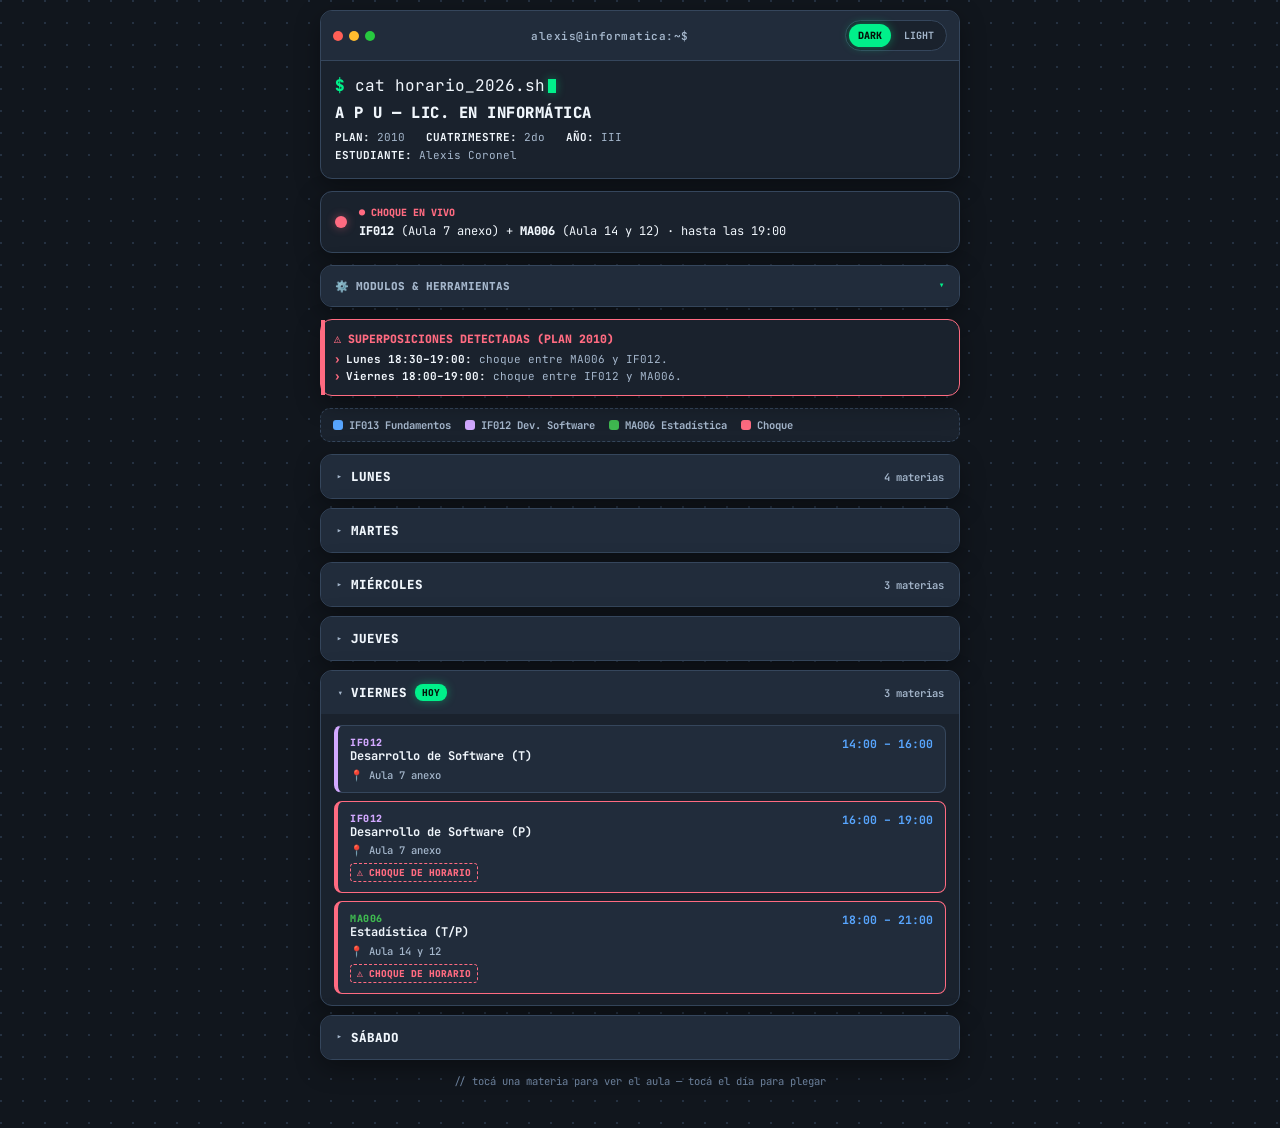
<file: index.html>
<!DOCTYPE html>
<html lang="es" data-theme="dark">
<head>
  <meta charset="UTF-8">
  <meta name="viewport" content="width=device-width, initial-scale=1.0, maximum-scale=1.0, viewport-fit=cover">
  <title>~/horario_apu.sh</title>

  <link rel="manifest" href="manifest.json">
  <link rel="icon" href="icon-192.png">
  <link rel="apple-touch-icon" href="icon-180.png">
  <meta name="theme-color" content="#11161d">
  <meta name="apple-mobile-web-app-capable" content="yes">
  <meta name="apple-mobile-web-app-status-bar-style" content="black-translucent">
  <meta name="apple-mobile-web-app-title" content="Horario APU">

  <link rel="stylesheet" href="css/style.css">
  <script src="js/shared.js" defer></script>
  <script src="js/app.js" defer></script>
</head>
<body>

  <div class="wrap">
    <!-- Terminal Header -->
    <header class="term">
      <div class="term-bar">
        <div class="term-dots"><span class="dot r"></span><span class="dot y"></span><span class="dot g"></span></div>
        <div class="term-title">alexis@informatica:~$</div>
        <div class="toggle" id="themeToggle">
          <button id="btnDark" class="active" data-mode="dark">DARK</button>
          <button id="btnLight" data-mode="light">LIGHT</button>
        </div>
      </div>
      <div class="term-body">
        <div><span class="prompt">$</span> cat horario_2026.sh<span class="cursor"></span></div>
        <h1>A P U — LIC. EN INFORMÁTICA</h1>
        <div class="meta">
          <div><b>PLAN:</b> 2010 &nbsp; <b>CUATRIMESTRE:</b> 2do &nbsp; <b>AÑO:</b> III</div>
          <div><b>ESTUDIANTE:</b> Alexis Coronel</div>
        </div>
      </div>
    </header>

    <!-- Widget Estado en Vivo (Lo primero al entrar) -->
    <section class="live-card" id="liveCard">
      <div class="live-dot" id="liveDot"></div>
      <div class="live-text" id="liveContent">Calculando runtime...</div>
    </section>

    <!-- Herramientas y Módulos Plegables -->
    <details class="tools-drawer">
      <summary class="tools-summary">
        <span>⚙️ MODULOS & HERRAMIENTAS</span>
        <span class="tools-chev">▾</span>
      </summary>

      <div class="tools-content">
        <div class="menu-grid">
          <a href="parciales.html" class="menu-card menu-parciales">
            <div class="menu-icon">📝</div>
            <div class="menu-info">
              <span class="menu-name">parciales.log</span>
              <span class="menu-desc">Parciales, notas y recuperatorios</span>
            </div>
            <span class="menu-arrow">→</span>
          </a>

          <a href="recursos.html" class="menu-card menu-recursos">
            <div class="menu-icon">📚</div>
            <div class="menu-info">
              <span class="menu-name">bookmarks.json</span>
              <span class="menu-desc">Plan de estudio, campus y webs útiles</span>
            </div>
            <span class="menu-arrow">→</span>
          </a>
        </div>

        <!-- Respaldo JSON -->
        <div class="backup-box">
          <div class="backup-info">
            <span class="backup-title">💾 Backup & Restore</span>
            <span class="backup-desc">Exportá o cargá tu archivo .json</span>
          </div>
          <div class="backup-actions">
            <button class="btn-backup" id="btnExportBackup" type="button">📥 Export</button>
            <input type="file" id="backupFileInput" accept=".json" style="display:none">
            <button class="btn-backup" id="btnImportBackup" type="button">📤 Import</button>
          </div>
        </div>
      </div>
    </details>

    <!-- Alerta de choques: generada automáticamente por app.js a partir de los horarios -->
    <section class="alert" id="alertBox"></section>

    <!-- Leyenda -->
    <div class="legend">
      <span><i class="sw" style="background:var(--cyan)"></i> IF013 Fundamentos</span>
      <span><i class="sw" style="background:var(--purple)"></i> IF012 Dev. Software</span>
      <span><i class="sw" style="background:var(--green)"></i> MA006 Estadística</span>
      <span><i class="sw" style="background:var(--danger)"></i> Choque</span>
    </div>

    <!-- Cursada Principal -->
    <main id="days"></main>

    <footer class="tip">// tocá una materia para ver el aula — tocá el día para plegar</footer>
  </div>

  <!-- Modal Detalle -->
  <div class="modal-bg" id="modalBg">
    <div class="modal">
      <div class="modal-bar">
        <span>detalle.log</span>
        <span id="modalClose2" style="cursor:pointer;">[ESC]</span>
      </div>
      <div class="modal-body">
        <div class="modal-title" id="mTitle"></div>
        <div class="modal-line"><b>Horario:</b> <span id="mTime"></span></div>
        <div class="modal-line"><b>Aula:</b> <span id="mRoom"></span></div>
        <div class="modal-desc" id="mDesc"></div>
        <button class="modal-close" id="modalClose">ENTENDIDO</button>
      </div>
    </div>
  </div>

</body>
</html>
</file>
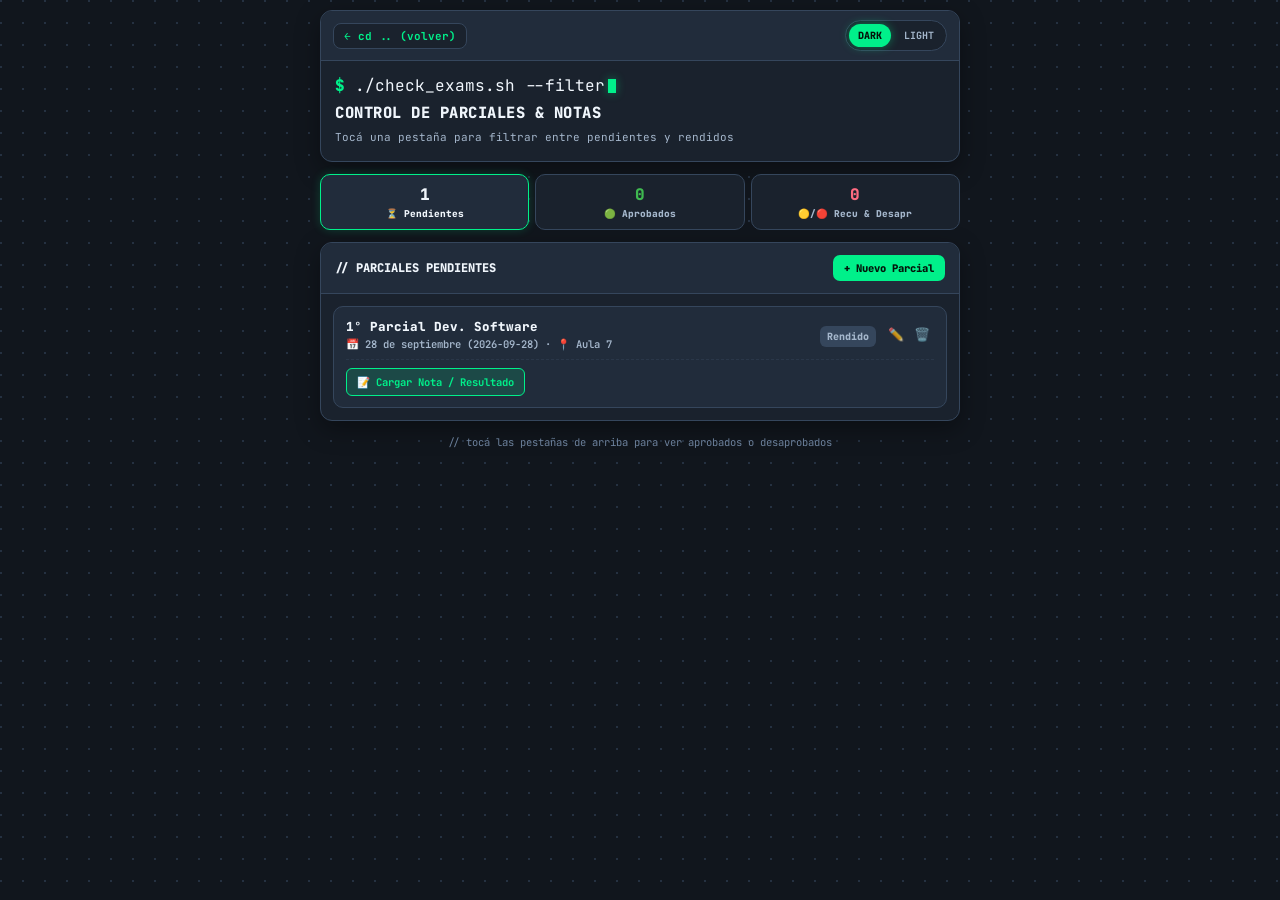
<file: parciales.html>
<!DOCTYPE html>
<html lang="es" data-theme="dark">
<head>
  <meta charset="UTF-8">
  <meta name="viewport" content="width=device-width, initial-scale=1.0, maximum-scale=1.0, viewport-fit=cover">
  <title>parciales.log · Informática</title>

  <link rel="manifest" href="manifest.json">
  <link rel="icon" href="icons/icon-192.png">
  <link rel="apple-touch-icon" href="icons/icon-180.png">
  <meta name="theme-color" content="#11161d">
  <meta name="apple-mobile-web-app-capable" content="yes">
  <meta name="apple-mobile-web-app-status-bar-style" content="black-translucent">
  <meta name="apple-mobile-web-app-title" content="Horario APU">

  <link rel="stylesheet" href="css/style.css">
  <script src="js/shared.js" defer></script>
  <script src="js/parciales.js" defer></script>
</head>
<body>

  <div class="wrap">
    <!-- Header -->
    <header class="term">
      <div class="term-bar">
        <a href="index.html" class="btn-back">← cd .. (volver)</a>
        <div class="toggle" id="themeToggle">
          <button id="btnDark" class="active" data-mode="dark">DARK</button>
          <button id="btnLight" data-mode="light">LIGHT</button>
        </div>
      </div>
      <div class="term-body">
        <div><span class="prompt">$</span> ./check_exams.sh --filter<span class="cursor"></span></div>
        <h1>CONTROL DE PARCIALES & NOTAS</h1>
        <div class="meta">Tocá una pestaña para filtrar entre pendientes y rendidos</div>
      </div>
    </header>

    <!-- Botones / Pestañas de Filtro Táctiles -->
    <section class="tabs-bar">
      <button class="tab-btn active" id="tabPendientes" type="button">
        <span class="tab-num" id="countPendientes">0</span>
        <span class="tab-label">⏳ Pendientes</span>
      </button>

      <button class="tab-btn" id="tabAprobados" type="button">
        <span class="tab-num" id="countAprobados" style="color:var(--green);">0</span>
        <span class="tab-label">🟢 Aprobados</span>
      </button>

      <button class="tab-btn" id="tabRecu" type="button">
        <span class="tab-num" id="countRecus" style="color:var(--danger);">0</span>
        <span class="tab-label">🟡/🔴 Recu & Desapr</span>
      </button>
    </section>

    <!-- Caja de Contenido -->
    <section class="parciales-box">
      <div class="parciales-head">
        <span id="currentViewTitle">// PARCIALES PENDIENTES</span>
        <button class="btn-mini" id="btnToggleExamForm" type="button">+ Nuevo Parcial</button>
      </div>

      <div class="parciales-body">
        <!-- 1. Formulario Nuevo Parcial Base -->
        <form class="parcial-form" id="examForm">
          <div class="form-title" id="formTitle">Nuevo Parcial</div>
          <input type="hidden" id="editExamId">

          <div class="form-row">
            <input type="text" id="examNameInput" class="form-input" placeholder="Materia (ej: 1° Parcial Dev. Software)" required>
          </div>
          <div class="form-row">
            <input type="date" id="examDateInput" class="form-input" required>
            <input type="text" id="examRoomInput" class="form-input" placeholder="Aula (opcional)">
          </div>

          <div class="form-actions">
            <button type="button" class="btn-sub" id="btnCancelExam">Cancelar</button>
            <button type="submit" class="btn-mini" style="padding:6px 14px;">Guardar Parcial</button>
          </div>
        </form>

        <!-- 2. Modal Cargar / Cambiar Nota -->
        <form class="parcial-form" id="gradeForm" style="border-color:var(--cyan);">
          <div class="form-title" id="gradeFormTitle">📝 Cargar Calificación</div>
          <input type="hidden" id="gradeExamId">

          <div class="form-row">
            <select id="gradeStatusInput" class="form-input">
              <option value="aprobado">🟢 Aprobado</option>
              <option value="recu">🟡 A Recuperatorio</option>
              <option value="desaprobado">🔴 Desaprobado Definitivo</option>
            </select>
            <input type="text" id="gradeInput" class="form-input" placeholder="Nota (ej: 8, 4, Apto)" required>
          </div>

          <!-- Campos extra automáticos si va a recuperatorio -->
          <div id="recuAutoGroup" style="display:none; flex-direction:column; gap:8px; border-top:1px dashed var(--border); padding-top:8px;">
            <div class="form-title" style="color:#ffbd2e; font-size:11px;">⚡ Programar Examen Recuperatorio:</div>
            <div class="form-row">
              <input type="date" id="autoRecuDateInput" class="form-input" title="Fecha del Recu">
              <input type="text" id="autoRecuRoomInput" class="form-input" placeholder="Aula del Recu (opcional)">
            </div>
          </div>

          <div class="form-actions">
            <button type="button" class="btn-sub" id="btnCancelGrade">Cancelar</button>
            <button type="submit" class="btn-mini" style="background:var(--cyan); color:#04140a;">Confirmar</button>
          </div>
        </form>

        <!-- Lista Filtrada Dinámica -->
        <div class="exam-list" id="examList"></div>
      </div>
    </section>

    <footer class="tip">// tocá las pestañas de arriba para ver aprobados o desaprobados</footer>
  </div>

</body>
</html>
</file>
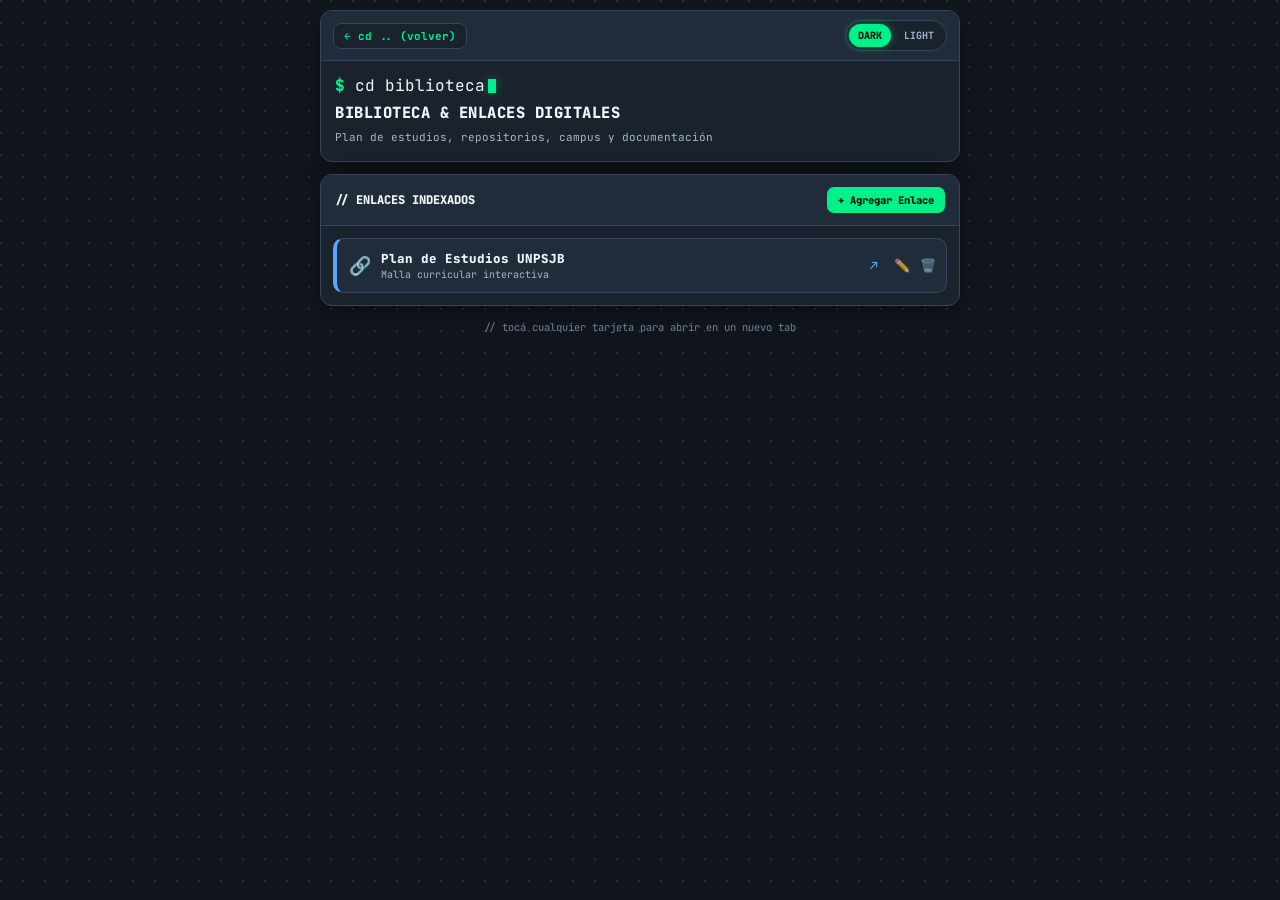
<file: recursos.html>
<!DOCTYPE html>
<html lang="es" data-theme="dark">
<head>
  <meta charset="UTF-8">
  <meta name="viewport" content="width=device-width, initial-scale=1.0, maximum-scale=1.0, viewport-fit=cover">
  <title>bookmarks.json · Informática</title>

  <link rel="manifest" href="manifest.json">
  <link rel="icon" href="icons/icon-192.png">
  <link rel="apple-touch-icon" href="icons/icon-180.png">
  <meta name="theme-color" content="#11161d">
  <meta name="apple-mobile-web-app-capable" content="yes">
  <meta name="apple-mobile-web-app-status-bar-style" content="black-translucent">
  <meta name="apple-mobile-web-app-title" content="Horario APU">

  <link rel="stylesheet" href="css/style.css">
  <script src="js/shared.js" defer></script>
  <script src="js/recursos.js" defer></script>
</head>
<body>

  <div class="wrap">
    <!-- Header -->
    <header class="term">
      <div class="term-bar">
        <a href="index.html" class="btn-back">← cd .. (volver)</a>
        <div class="toggle" id="themeToggle">
          <button id="btnDark" class="active" data-mode="dark">DARK</button>
          <button id="btnLight" data-mode="light">LIGHT</button>
        </div>
      </div>
      <div class="term-body">
        <div><span class="prompt">$</span> cd biblioteca<span class="cursor"></span></div>
        <h1>BIBLIOTECA & ENLACES DIGITALES</h1>
        <div class="meta">Plan de estudios, repositorios, campus y documentación</div>
      </div>
    </header>

    <!-- Recursos Box -->
    <section class="parciales-box">
      <div class="parciales-head">
        <span>// ENLACES INDEXADOS</span>
        <button class="btn-mini" id="btnToggleRecursoForm" type="button">+ Agregar Enlace</button>
      </div>
      <div class="parciales-body">
        <!-- Formulario -->
        <form class="parcial-form" id="recursoForm">
          <div class="form-title" id="recursoFormTitle">Nuevo Enlace</div>
          <input type="hidden" id="editRecursoId">
          <div class="form-row">
            <input type="text" id="recursoNameInput" class="form-input" placeholder="Nombre (ej: Plan de Estudios UNPSJB)" required>
          </div>
          <div class="form-row">
            <input type="text" id="recursoUrlInput" class="form-input" placeholder="URL (ej: plan-estudios-unpsjb.vercel.app)" required>
          </div>
          <div class="form-row">
            <input type="text" id="recursoDescInput" class="form-input" placeholder="Descripción (opcional, ej: Malla curricular)">
          </div>
          <div class="form-actions">
            <button type="button" class="btn-sub" id="btnCancelRecurso">Cancelar</button>
            <button type="submit" class="btn-mini" style="padding:6px 14px;">Guardar</button>
          </div>
        </form>

        <!-- Lista -->
        <div class="links-dynamic-list" id="recursosList"></div>
      </div>
    </section>

    <footer class="tip">// tocá cualquier tarjeta para abrir en un nuevo tab</footer>
  </div>

</body>
</html>
</file>
<file: css/style.css>
@import url('https://fonts.googleapis.com/css2?family=JetBrains+Mono:wght@400;500;600;700;800&display=swap');

/* -------- MODO OSCURO (ALTO CONTRASTE & LEGIBILIDAD) -------- */
:root[data-theme="dark"] {
  --bg: #11161d;
  --bg-grid: radial-gradient(circle at 1px 1px, #253141 1.2px, transparent 0);
  --panel: #1a222d;
  --panel-2: #212c3b;
  --border: #35465c;
  --border-soft: #2a3749;
  --text: #f0f6fc;
  --text-dim: #a5b7cc;
  --text-faint: #6c819c;
  --accent: #00f08a;
  --accent-glow: 0 0 10px rgba(0, 240, 138, 0.4);
  --cyan: #58a6ff;
  --purple: #d2a8ff;
  --green: #3fb950;
  --danger: #ff6b81;
  --danger-glow: 0 0 10px rgba(255, 107, 129, 0.45);
  --shadow: 0 8px 24px rgba(0, 0, 0, 0.35);
}

/* -------- MODO CLARO -------- */
:root[data-theme="light"] {
  --bg: #eef3ee;
  --bg-grid: radial-gradient(circle at 1px 1px, #cbdad0 1.2px, transparent 0);
  --panel: #ffffff;
  --panel-2: #f4f8f4;
  --border: #c4d4c7;
  --border-soft: #d8e4db;
  --text: #0d2218;
  --text-dim: #446350;
  --text-faint: #789684;
  --accent: #098842;
  --accent-glow: 0 0 0 rgba(0,0,0,0);
  --cyan: #0077a8;
  --purple: #7a3fc9;
  --green: #0a8f45;
  --danger: #c2264d;
  --danger-glow: 0 0 0 rgba(0,0,0,0);
  --shadow: 0 8px 24px rgba(20, 40, 25, 0.08);
}

* { box-sizing: border-box; -webkit-tap-highlight-color: transparent; }
html, body { margin: 0; padding: 0; }
body {
  background-color: var(--bg);
  background-image: var(--bg-grid);
  background-size: 22px 22px;
  color: var(--text);
  font-family: 'JetBrains Mono', ui-monospace, Menlo, Consolas, monospace;
  min-height: 100vh;
  padding: 10px;
  padding-bottom: 40px;
  transition: background-color .25s ease, color .25s ease;
}

.wrap { max-width: 640px; margin: 0 auto; animation: fadeIn 0.3s ease-out; }

/* Terminal Header */
.term {
  background: var(--panel);
  border: 1.5px solid var(--border);
  border-radius: 12px;
  box-shadow: var(--shadow);
  overflow: hidden;
  margin-bottom: 12px;
}
.term-bar {
  display: flex; align-items: center; justify-content: space-between;
  padding: 9px 12px;
  background: var(--panel-2);
  border-bottom: 1px solid var(--border);
}
.term-dots { display: flex; gap: 6px; }
.dot { width: 10px; height: 10px; border-radius: 50%; }
.dot.r { background: #ff5f56; } .dot.y { background: #ffbd2e; } .dot.g { background: #27c93f; }
.term-title { font-size: 11px; color: var(--text-dim); font-weight: 600; letter-spacing: .5px; }
.term-body { padding: 14px; }

.prompt { color: var(--accent); font-weight: 800; }
.cursor {
  display: inline-block; width: 8px; height: 14px; background: var(--accent);
  margin-left: 3px; vertical-align: -2px;
  animation: blink 1s steps(1) infinite;
  box-shadow: var(--accent-glow);
}
@keyframes blink { 50% { opacity: 0; } }

h1 { font-size: 15.5px; font-weight: 800; margin: 6px 0 2px; letter-spacing: .5px; color: var(--text); }
.meta { font-size: 11px; color: var(--text-dim); line-height: 1.6; margin-top: 6px; }
.meta b { color: var(--text); }

.btn-back {
  font-family: inherit; font-size: 11px; font-weight: 700;
  color: var(--accent); text-decoration: none; background: var(--panel);
  border: 1px solid var(--border); padding: 5px 10px; border-radius: 8px;
}
.btn-back:active { transform: scale(0.96); }

/* Theme Toggle */
.toggle {
  display: flex; align-items: center; gap: 4px;
  background: var(--panel); border: 1px solid var(--border);
  border-radius: 20px; padding: 3px;
}
.toggle button {
  border: none; background: transparent; color: var(--text-dim);
  font-family: inherit; font-size: 10px; font-weight: 700;
  padding: 5px 9px; border-radius: 16px; cursor: pointer;
}
.toggle button.active {
  background: var(--accent); color: #04140a; font-weight: 800;
  box-shadow: var(--accent-glow);
}
:root[data-theme="light"] .toggle button.active { color: #ffffff; }

/* Live Status Card */
.live-card {
  background: var(--panel);
  border: 1.5px solid var(--border);
  border-radius: 12px;
  padding: 12px 14px;
  margin-bottom: 12px;
  box-shadow: var(--shadow);
  display: flex;
  align-items: center;
  gap: 12px;
}
.live-dot { width: 12px; height: 12px; border-radius: 50%; background: var(--green); flex-shrink: 0; }
.live-dot.active { background: var(--danger); box-shadow: var(--danger-glow); animation: pulse 1.5s infinite; }
.live-dot.next { background: var(--cyan); }
.live-text { flex: 1; font-size: 12px; line-height: 1.45; }
.live-text b { color: var(--text); font-weight: 800; }
.live-tag { font-size: 10px; font-weight: 800; text-transform: uppercase; display: inline-block; margin-bottom: 2px; }

/* Herramientas Desplegables (Drawer) */
.tools-drawer {
  background: var(--panel);
  border: 1.5px solid var(--border);
  border-radius: 12px;
  margin-bottom: 12px;
  overflow: hidden;
  box-shadow: var(--shadow);
}
.tools-summary {
  list-style: none; cursor: pointer;
  padding: 12px 14px;
  display: flex; align-items: center; justify-content: space-between;
  font-size: 11px; font-weight: 800; color: var(--text-dim);
  background: var(--panel-2);
}
.tools-summary::-webkit-details-marker { display: none; }
.tools-chev { transition: transform 0.2s ease; font-size: 12px; color: var(--accent); }
.tools-drawer[open] .tools-chev { transform: rotate(180deg); }
.tools-content { padding: 12px; display: flex; flex-direction: column; gap: 10px; }

.menu-grid { display: flex; flex-direction: column; gap: 8px; }
.menu-card {
  display: flex; align-items: center; gap: 12px; padding: 11px 12px;
  background: var(--panel-2); border: 1px solid var(--border);
  border-radius: 8px; text-decoration: none; color: var(--text);
  transition: transform .15s ease, border-color .2s ease;
}
.menu-card:active { transform: scale(0.98); border-color: var(--accent); }
.menu-parciales { border-left: 4px solid var(--purple); }
.menu-recursos { border-left: 4px solid var(--cyan); }
.menu-icon { font-size: 18px; }
.menu-info { flex: 1; }
.menu-name { display: block; font-size: 12.5px; font-weight: 800; }
.menu-desc { display: block; font-size: 10.5px; color: var(--text-dim); margin-top: 1px; }
.menu-arrow { font-size: 13px; font-weight: 800; color: var(--accent); }

/* Backup Box */
.backup-box {
  background: var(--panel-2);
  border: 1px dashed var(--border);
  border-radius: 8px;
  padding: 11px 12px;
  display: flex; align-items: center; justify-content: space-between;
  gap: 8px; flex-wrap: wrap;
}
.backup-info { flex: 1; min-width: 140px; }
.backup-title { display: block; font-size: 11.5px; font-weight: 800; }
.backup-desc { display: block; font-size: 10px; color: var(--text-dim); margin-top: 1px; }
.backup-actions { display: flex; gap: 6px; }
.btn-backup {
  background: var(--panel); border: 1px solid var(--border);
  color: var(--text); font-family: inherit; font-size: 10.5px; font-weight: 700;
  padding: 6px 10px; border-radius: 6px; cursor: pointer;
}
.btn-backup:active { background: var(--accent); color: #04140a; }

/* Alert & Legend */
.alert {
  border: 1.5px solid var(--danger);
  background: var(--panel);
  border-radius: 12px;
  padding: 11px 13px;
  margin-bottom: 12px;
  position: relative;
  box-shadow: var(--shadow);
}
.alert::before {
  content: ""; position: absolute; left: 0; top: 0; bottom: 0; width: 4px;
  background: var(--danger);
}
.alert-title { color: var(--danger); font-size: 11.5px; font-weight: 800; margin-bottom: 5px; }
.alert-item { font-size: 11px; color: var(--text-dim); line-height: 1.5; padding-left: 12px; position: relative; }
.alert-item::before { content: "›"; position: absolute; left: 0; color: var(--danger); font-weight: 800; }
.alert-item b { color: var(--text); }

.legend {
  display: flex; flex-wrap: wrap; gap: 8px 14px;
  font-size: 10.5px; color: var(--text-dim); font-weight: 700;
  margin-bottom: 12px; padding: 9px 12px;
  background: var(--panel); border: 1px dashed var(--border); border-radius: 10px;
}
.legend span { display: flex; align-items: center; gap: 6px; }
.sw { width: 10px; height: 10px; border-radius: 3px; display: inline-block; }

/* Day Cards */
details.day {
  background: var(--panel);
  border: 1.5px solid var(--border);
  border-radius: 12px;
  margin-bottom: 9px;
  overflow: hidden;
  box-shadow: var(--shadow);
}
details.day > summary {
  list-style: none; cursor: pointer;
  padding: 13px 15px;
  display: flex; align-items: center; justify-content: space-between;
  background: var(--panel-2);
  font-weight: 800; font-size: 12.5px; color: var(--text);
}
details.day > summary::-webkit-details-marker { display: none; }
.summary-left { display: flex; align-items: center; gap: 8px; }
.chev { transition: transform .2s ease; color: var(--text-dim); font-size: 11px; }
details[open] > summary .chev { transform: rotate(90deg); }
.today-badge {
  font-size: 9.5px; font-weight: 800; color: #04140a; background: var(--accent);
  padding: 2px 7px; border-radius: 8px; box-shadow: var(--accent-glow);
}
.count-badge { font-size: 10.5px; color: var(--text-dim); font-weight: 600; }
.day-body { padding: 11px 13px; display: flex; flex-direction: column; gap: 8px; }
.empty-day { font-size: 11.5px; color: var(--text-faint); font-style: italic; padding: 6px 4px; }

/* Subject Cards */
.cls {
  border: 1px solid var(--border);
  border-left: 4px solid var(--c, var(--accent));
  background: var(--panel-2);
  border-radius: 8px;
  padding: 10px 12px;
  cursor: pointer;
  transition: transform .12s ease, border-color .15s ease;
}
.cls:active { transform: scale(.98); }
.cls-top { display: flex; justify-content: space-between; align-items: flex-start; gap: 8px; }
.cls-name { font-size: 12px; font-weight: 700; color: var(--text); line-height: 1.3; }
.cls-code { font-size: 10px; color: var(--c, var(--accent)); font-weight: 800; letter-spacing: .5px; }
.cls-time { font-size: 11.5px; color: var(--cyan); font-weight: 700; white-space: nowrap; }
.cls-room { font-size: 10.5px; color: var(--text-dim); margin-top: 3px; font-weight: 500; }

.conflict-tag {
  display: inline-flex; align-items: center; gap: 4px;
  margin-top: 6px; font-size: 9.5px; font-weight: 800;
  color: var(--danger); border: 1px dashed var(--danger);
  padding: 2px 6px; border-radius: 4px;
}
.cls.is-conflict { border-color: var(--danger); }

.c-if013 { --c: var(--cyan); }
.c-if012 { --c: var(--purple); }
.c-ma006 { --c: var(--green); }

/* -------- PARCIALES & TABS BAR -------- */
.tabs-bar {
  display: flex;
  gap: 6px;
  margin-bottom: 12px;
}
.tab-btn {
  flex: 1;
  background: var(--panel);
  border: 1.5px solid var(--border);
  border-radius: 10px;
  padding: 9px 4px;
  text-align: center;
  cursor: pointer;
  color: var(--text-dim);
  font-family: inherit;
  transition: all .2s ease;
}
.tab-btn:active { transform: scale(0.97); }
.tab-btn.active {
  border-color: var(--accent);
  background: var(--panel-2);
  box-shadow: 0 0 10px rgba(0, 240, 138, 0.2);
  color: var(--text);
}
.tab-num {
  display: block;
  font-size: 16px;
  font-weight: 800;
  color: var(--text);
  margin-bottom: 2px;
}
.tab-label {
  display: block;
  font-size: 9.5px;
  font-weight: 800;
}

.parciales-box {
  background: var(--panel); border: 1.5px solid var(--border);
  border-radius: 12px; margin-bottom: 12px; overflow: hidden; box-shadow: var(--shadow);
}
.parciales-head {
  padding: 12px 14px; display: flex; align-items: center; justify-content: space-between;
  font-weight: 800; font-size: 12px; background: var(--panel-2);
  border-bottom: 1px solid var(--border);
}
.btn-mini {
  background: var(--accent); color: #04140a; border: none;
  font-family: inherit; font-size: 10.5px; font-weight: 800;
  padding: 6px 11px; border-radius: 7px; cursor: pointer;
}
:root[data-theme="light"] .btn-mini { color: #fff; }
.btn-mini:active { transform: scale(0.95); }
.parciales-body { padding: 12px; }

.parcial-form {
  background: var(--panel-2); border: 1.5px dashed var(--border);
  border-radius: 10px; padding: 12px; margin-bottom: 12px; display: none; flex-direction: column; gap: 9px;
}
.parcial-form.open { display: flex; }
.form-title { font-size: 11.5px; font-weight: 800; color: var(--text); }
.form-row { display: flex; gap: 8px; flex-wrap: wrap; }
.form-input {
  flex: 1; min-width: 130px; background: var(--panel); border: 1.5px solid var(--border);
  padding: 9px 11px; border-radius: 8px; font-family: inherit; font-size: 11.5px; color: var(--text); outline: none;
}
.form-input:focus { border-color: var(--accent); }
.form-actions { display: flex; gap: 6px; justify-content: flex-end; margin-top: 4px; }
.btn-sub {
  background: transparent; border: 1px solid var(--border); color: var(--text-dim);
  font-family: inherit; font-size: 10.5px; font-weight: 700;
  padding: 6px 10px; border-radius: 6px; cursor: pointer;
}

/* Exam Cards */
.exam-list, .links-dynamic-list { display: flex; flex-direction: column; gap: 9px; }
.exam-card {
  background: var(--panel-2); border: 1.5px solid var(--border);
  border-radius: 10px; padding: 11px 12px; display: flex; flex-direction: column; gap: 8px;
}
.exam-card.is-recu-card {
  border-left: 4px solid #ffbd2e;
  background: rgba(255, 189, 46, 0.05);
}
.exam-card-main { display: flex; align-items: center; justify-content: space-between; gap: 8px; }
.exam-info { flex: 1; min-width: 0; }
.exam-name-wrap { display: flex; align-items: center; gap: 6px; flex-wrap: wrap; }
.exam-name { font-size: 12.5px; font-weight: 800; color: var(--text); }
.exam-date { font-size: 10.5px; color: var(--text-dim); margin-top: 2px; font-weight: 600; }

.recu-tag {
  font-size: 9px; font-weight: 800; background: rgba(255, 189, 46, 0.2);
  color: #ffbd2e; border: 1px solid #ffbd2e; padding: 1px 5px; border-radius: 4px;
}

.exam-btns { display: flex; gap: 2px; }
.btn-icon { background: transparent; border: none; cursor: pointer; padding: 4px; font-size: 13px; opacity: 0.75; }
.btn-icon:hover { opacity: 1; }

.exam-card-actions {
  display: flex; gap: 6px; padding-top: 8px; border-top: 1px dashed var(--border-soft);
}
.btn-action-card {
  background: var(--panel); border: 1px solid var(--border);
  color: var(--text); font-family: inherit; font-size: 10.5px; font-weight: 700;
  padding: 6px 10px; border-radius: 6px; cursor: pointer;
}
.btn-action-card:active { transform: scale(0.96); }
.btn-accent-action { background: rgba(0, 240, 138, 0.15); border-color: var(--accent); color: var(--accent); }

/* Badges */
.exam-badge { font-size: 10px; font-weight: 800; padding: 4px 7px; border-radius: 6px; white-space: nowrap; }
.badge-soon { background: rgba(88, 166, 255, 0.18); color: var(--cyan); border: 1px solid var(--cyan); }
.badge-today { background: var(--accent); color: #04140a; }
.badge-past { background: var(--border); color: var(--text-dim); }
.badge-aprobado { background: rgba(63, 185, 80, 0.2); color: var(--green); border: 1px solid var(--green); }
.badge-recu { background: rgba(255, 189, 46, 0.2); color: #ffbd2e; border: 1px solid #ffbd2e; }
.badge-desaprobado { background: rgba(255, 107, 129, 0.2); color: var(--danger); border: 1px solid var(--danger); }

/* Recursos Card */
.recurso-card {
  background: var(--panel-2); border: 1.5px solid var(--border);
  border-left: 4px solid var(--cyan); border-radius: 10px;
  display: flex; align-items: center; justify-content: space-between; overflow: hidden;
}
.recurso-btn-link {
  flex: 1; display: flex; align-items: center; gap: 10px;
  padding: 11px 12px; text-decoration: none; color: var(--text); min-width: 0;
}
.recurso-icon { font-size: 18px; }
.recurso-info { flex: 1; min-width: 0; }
.recurso-name { display: block; font-size: 12.5px; font-weight: 800; }
.recurso-desc { display: block; font-size: 10px; color: var(--text-dim); white-space: nowrap; overflow: hidden; text-overflow: ellipsis; margin-top: 1px; }
.recurso-arrow { font-size: 13px; font-weight: 800; color: var(--cyan); }
.recurso-actions { display: flex; gap: 2px; padding-right: 6px; }

/* Modal Detalle */
.modal-bg {
  position: fixed; inset: 0; background: rgba(0, 0, 0, 0.7);
  display: none; align-items: center; justify-content: center; padding: 16px; z-index: 50;
  backdrop-filter: blur(3px);
}
.modal-bg.show { display: flex; }
.modal {
  width: 100%; max-width: 350px; background: var(--panel);
  border: 1.5px solid var(--border); border-radius: 14px; box-shadow: var(--shadow); overflow: hidden;
}
.modal-bar {
  padding: 9px 13px; background: var(--panel-2); border-bottom: 1px solid var(--border);
  display: flex; justify-content: space-between; align-items: center; font-size: 11px; color: var(--text-dim); font-weight: 700;
}
.modal-body { padding: 16px; }
.modal-title { font-size: 13.5px; font-weight: 800; color: var(--text); margin-bottom: 6px; }
.modal-line { font-size: 11.5px; color: var(--text-dim); margin-bottom: 4px; }
.modal-line b { color: var(--cyan); }
.modal-desc {
  margin-top: 10px; padding: 9px 11px; border-radius: 8px;
  background: var(--panel-2); border: 1px solid var(--border); font-size: 11px; color: var(--text); line-height: 1.5;
}
.modal-desc.warn { border-color: var(--danger); color: var(--danger); }
.modal-close {
  margin-top: 14px; width: 100%; padding: 9px; border-radius: 8px;
  background: var(--accent); color: #04140a; border: none;
  font-family: inherit; font-weight: 800; font-size: 11px; cursor: pointer;
}
:root[data-theme="light"] .modal-close { color: #fff; }

.tip { font-size: 10.5px; color: var(--text-faint); text-align: center; margin-top: 14px; }

@keyframes fadeIn { from { opacity: 0; } to { opacity: 1; } }
@keyframes pulse { 0%, 100% { box-shadow: 0 0 0px rgba(255,107,129,0); } 50% { box-shadow: 0 0 10px rgba(255,107,129,.45); } }
</file>
